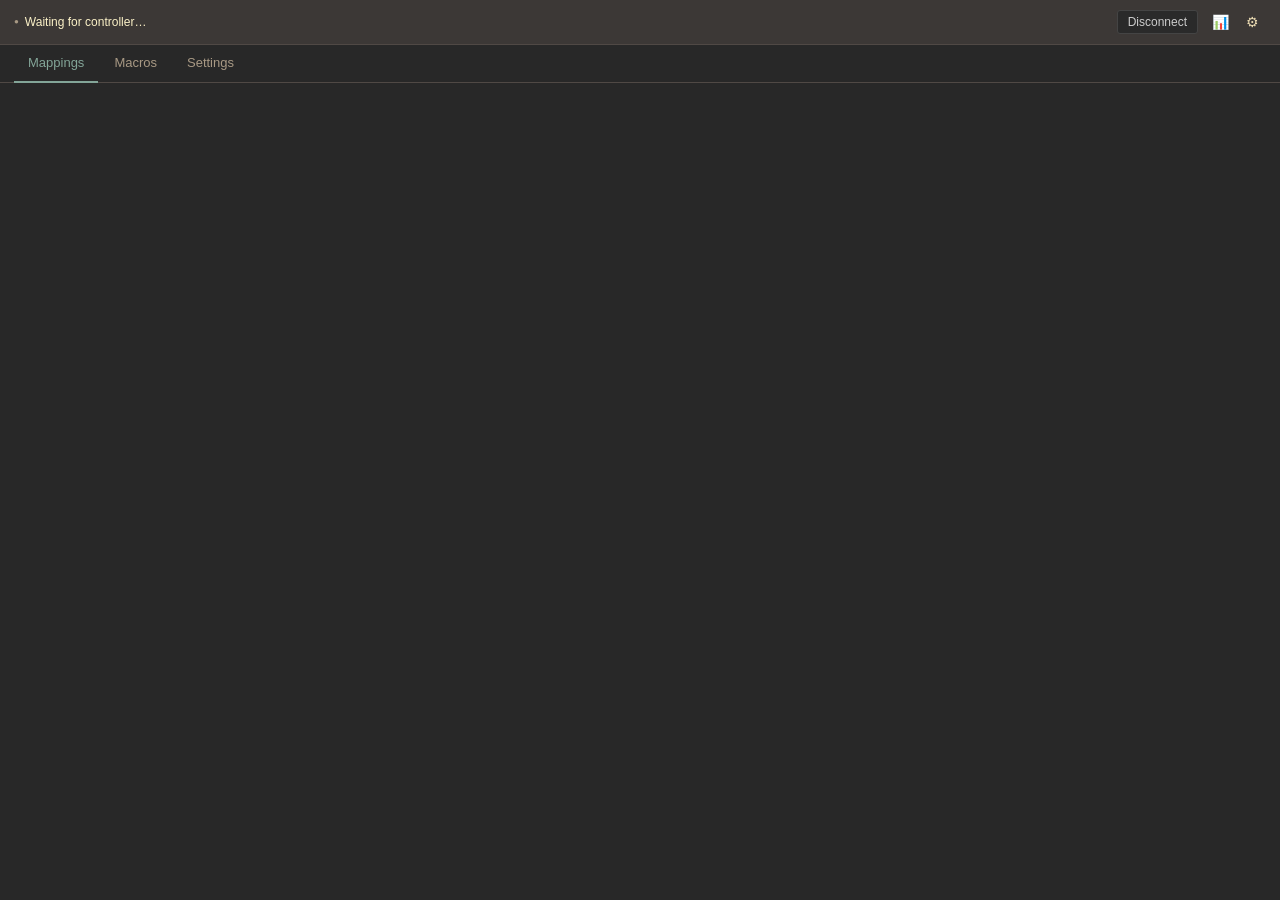
<file: rust/web/index.html>
<!DOCTYPE html>
<html>
<head>
  <meta charset="UTF-8">
  <title>DualSense Mapper</title>
  <link rel="stylesheet" href="./palette.css">
  <link rel="stylesheet" href="./style.css">
</head>
<body>
  <div class="app">
    <div class="toolbar">
      <div class="status">
        <span class="dot">●</span>
        <span id="status-text">Waiting for controller…</span>
      </div>
      <div class="tools">
        <button class="btn-disconnect" id="btn-disconnect" title="Disconnect current controller">Disconnect</button>
        <button class="icon-btn" id="btn-activity" title="Activity log">📊</button>
        <button class="icon-btn" id="btn-settings" title="Settings">⚙</button>
      </div>
    </div>
    <div class="tabs">
      <div class="tab active" data-tab="mappings">Mappings</div>
      <div class="tab"          data-tab="macros">Macros</div>
      <div class="tab"          data-tab="settings">Settings</div>
    </div>
    <div class="tab-content">
      <div class="pane active" id="pane-mappings">
        <div class="mappings-layout">
          <div id="controller-host"></div>
          <div id="chip-list" class="chip-list"></div>
        </div>
      </div>
      <div class="pane" id="pane-macros"></div>
      <div class="pane" id="pane-settings"></div>
    </div>
  </div>
  <aside id="activity-drawer" class="drawer">
    <div class="drawer-head">
      <strong>Activity</strong>
      <button class="icon-btn" id="btn-activity-close" title="Close">✕</button>
    </div>
    <div id="activity-list" class="activity-list"></div>
  </aside>
  <script type="module" src="./ipc.js"></script>
  <script type="module" src="./app.js"></script>
</body>
</html>
</file>
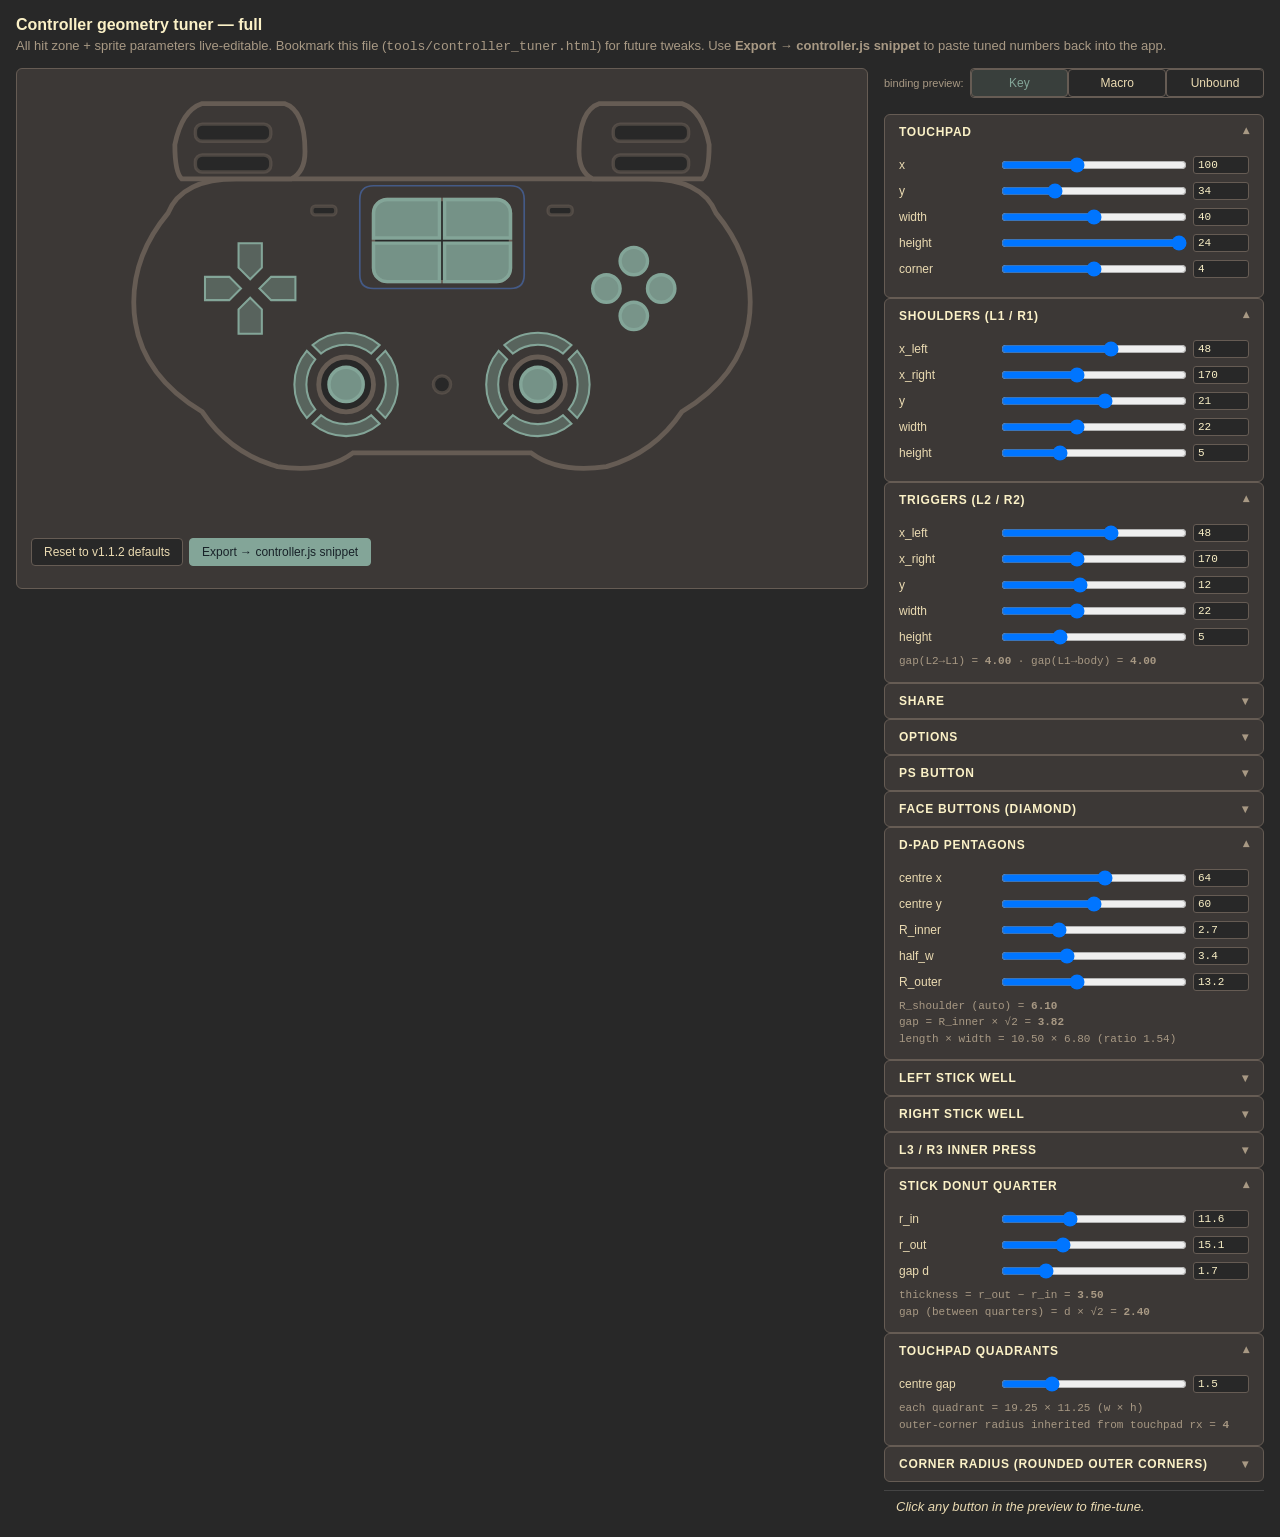
<file: tools/controller_tuner.html>
<!DOCTYPE html>
<html lang="en">
<head>
<meta charset="UTF-8">
<title>Controller geometry tuner (full)</title>
<style>
  :root {
    --bg:        #282828; --card: #3c3836; --border: #665c54;
    --text:      #ebdbb2; --text-strong: #fbf1c7; --muted: #a89984;
    --accent:    #83a598; --macro: #fe8019; --success: #b8bb26;
  }
  * { box-sizing: border-box; }
  body {
    margin: 0; padding: 16px;
    background: var(--bg); color: var(--text);
    font-family: 'Segoe UI', sans-serif; font-size: 13px;
  }
  h1 { color: var(--text-strong); font-size: 16px; margin: 0 0 4px; }
  p.sub { color: var(--muted); margin: 0 0 14px; }
  .layout {
    display: grid;
    grid-template-columns: 1fr 380px;
    gap: 16px;
    align-items: start;
  }
  .pad-frame {
    background: var(--card);
    border: 1px solid var(--border);
    border-radius: 6px;
    padding: 14px;
    position: sticky;
    top: 16px;
  }
  svg.controller { width: 100%; height: auto; display: block; }
  .body       { fill: var(--card); stroke: var(--border); stroke-width: 1.4; }
  .touchpad   { fill: var(--bg);   stroke: var(--border); stroke-width: 1; }
  .stick-ring { fill: var(--bg);   stroke: var(--border); stroke-width: 1.4; }
  .light-bar  { fill: none; stroke: rgba(80, 140, 255, 0.4); stroke-width: 0.5; }
  .meta-rect  { fill: var(--bg);   stroke: var(--muted); stroke-opacity: 0.6; }
  .hit        { stroke: var(--border); stroke-width: 1; }
  .binding-key   { fill: var(--accent); fill-opacity: 0.85; stroke: var(--accent); }
  .binding-macro { fill: var(--macro);  fill-opacity: 0.85; stroke: var(--macro);  }
  .binding-unbound {
    fill: transparent;
    stroke: var(--muted); stroke-dasharray: 1.5 1.5; stroke-width: 0.5;
  }
  .wedge       { fill-opacity: 0.4; stroke-width: 0.6; }
  .wedge.binding-key   { stroke: var(--accent); }
  .wedge.binding-macro { stroke: var(--macro); }
  .wedge.binding-unbound {
    fill-opacity: 0;
    stroke: var(--muted); stroke-dasharray: 1.5 1.5; stroke-width: 0.5;
  }

  .controls {
    display: flex; flex-direction: column; gap: 8px;
  }
  details {
    background: var(--card);
    border: 1px solid var(--border);
    border-radius: 6px;
    padding: 0;
  }
  details summary {
    cursor: pointer;
    padding: 10px 14px;
    color: var(--text-strong);
    font-weight: 600;
    font-size: 12px;
    text-transform: uppercase;
    letter-spacing: 0.06em;
    user-select: none;
    list-style: none;
    position: relative;
  }
  details summary::after {
    content: '▾';
    position: absolute; right: 14px; top: 10px;
    color: var(--muted);
    transition: transform 120ms;
  }
  details[open] summary::after { transform: rotate(180deg); }
  details .body-rows { padding: 0 14px 12px; }
  .row {
    display: grid; grid-template-columns: 92px 1fr 56px;
    align-items: center; gap: 8px; margin: 6px 0;
  }
  .row label  { font-size: 12px; color: var(--text); }
  .row input[type=range] { width: 100%; }
  .row input[type=number] {
    background: var(--bg); color: var(--text-strong);
    border: 1px solid var(--border); border-radius: 3px;
    padding: 2px 4px; font-size: 11px; width: 100%;
    font-family: ui-monospace, Consolas, monospace;
  }
  .derived {
    font-family: ui-monospace, Consolas, monospace;
    font-size: 11px; color: var(--muted); margin-top: 6px;
    line-height: 1.5;
  }
  .seg {
    display: flex; border: 1px solid var(--border); border-radius: 4px;
    overflow: hidden; margin-bottom: 0;
  }
  .seg-item {
    flex: 1; padding: 6px; border: none; background: transparent;
    color: var(--muted); cursor: pointer; font-size: 11px;
    border-right: 1px solid var(--border);
  }
  .seg-item:last-child { border-right: none; }
  .seg-item.on { background: rgba(131,165,152,0.18); color: var(--accent); }

  .toolbar {
    display: flex; gap: 6px; margin-bottom: 8px; flex-wrap: wrap;
  }
  .toolbar button {
    background: var(--bg);
    border: 1px solid var(--border);
    color: var(--text);
    padding: 6px 12px;
    border-radius: 4px;
    cursor: pointer;
    font-size: 12px;
  }
  .toolbar button:hover { background: var(--border); }
  .toolbar button.primary {
    background: var(--accent); color: #182228; border-color: var(--accent);
  }

  pre.export {
    background: var(--bg);
    border: 1px solid var(--border);
    border-radius: 4px;
    padding: 10px;
    font-family: ui-monospace, Consolas, monospace;
    font-size: 11px;
    color: var(--text-strong);
    overflow-x: auto;
    max-height: 240px;
    overflow-y: auto;
    white-space: pre;
  }
  .tuner-selected {
    outline: 2px dashed #ffcc00;
    outline-offset: 2px;
  }
</style>
</head>
<body>
<h1>Controller geometry tuner — full</h1>
<p class="sub">All hit zone + sprite parameters live-editable. Bookmark this file (<code>tools/controller_tuner.html</code>) for future tweaks. Use <b>Export → controller.js snippet</b> to paste tuned numbers back into the app.</p>

<div class="layout">
  <div class="pad-frame">
    <svg class="controller" viewBox="0 0 240 130" id="svg"></svg>
    <div class="toolbar" style="margin-top:10px">
      <button id="btn-reset">Reset to v1.1.2 defaults</button>
      <button id="btn-export" class="primary">Export → controller.js snippet</button>
    </div>
    <pre class="export" id="export-out" hidden></pre>
  </div>

  <div class="controls">
    <div class="toolbar">
      <span style="align-self:center; color: var(--muted); font-size:11px">binding preview:</span>
      <div class="seg" id="seg" style="flex:1">
        <button class="seg-item on" data-bind="key">Key</button>
        <button class="seg-item"    data-bind="macro">Macro</button>
        <button class="seg-item"    data-bind="unbound">Unbound</button>
      </div>
    </div>

    <!-- group templates rendered by JS -->
    <div id="group-container"></div>

    <div id="selected-panel" style="padding: 8px 12px; border-top: 1px solid #444;">
      <em>Click any button in the preview to fine-tune.</em>
    </div>

  </div>
</div>

<script>
const NS = 'http://www.w3.org/2000/svg';
const BODY_PATH =
  'M 60 28 ' +
  'Q 44 28 40 38 ' +
  'Q 30 50 30 64 ' +
  'Q 30 84 50 96 ' +
  'Q 58 108 72 112 ' +
  'Q 86 114 94 108 ' +
  'L 146 108 ' +
  'Q 154 114 168 112 ' +
  'Q 182 108 190 96 ' +
  'Q 210 84 210 64 ' +
  'Q 210 50 200 38 ' +
  'Q 196 28 180 28 ' +
  'L 60 28 Z';
const TRIGGER_HORN_L_PATH =
  'M 44 28 L 76 28 Q 80 26 80 20 ' +
  'Q 80 8 74 6 L 50 6 Q 44 8 42 18 Q 42 26 44 28 Z';
const TRIGGER_HORN_R_PATH =
  'M 196 28 L 164 28 Q 160 26 160 20 ' +
  'Q 160 8 166 6 L 190 6 Q 196 8 198 18 Q 198 26 196 28 Z';
const LIGHT_BAR_PATH =
  'M 96 34 Q 96 30 100 30 L 140 30 Q 144 30 144 34 ' +
  'L 144 56 Q 144 60 140 60 L 100 60 Q 96 60 96 56 Z';

// ── Default values (matches PS5-silhouette geometry in rust/web/controller.js) ──
const defaults = {
  touchpad: { x: 100, y: 34, w: 40, h: 24, rx: 4 },
  shoulder: { x_l: 48, x_r: 170, y: 21, w: 22, h: 5 },
  trigger:  { x_l: 48, x_r: 170, y: 12, w: 22, h: 5 },
  share:    { x: 82,  y: 36, w: 7, h: 2.5 },
  options:  { x: 151, y: 36, w: 7, h: 2.5 },
  ps:       { cx: 120, cy: 88, r: 2.5 },
  face:     { cx: 176, cy: 60, spacing: 8, r: 4 },
  dpad:     { cx: 64, cy: 60, R_inner: 2.70, half_w: 3.40, R_outer: 13.20 },
  lstick:   { cx: 92,  cy: 88, r: 8 },
  rstick:   { cx: 148, cy: 88, r: 8 },
  stickpress: { r: 5 },
  stickw:   { r_in: 11.60, r_out: 15.10, d: 1.70 },
  tpquad:   { gap: 1.5 },
  cornerRadius: { dpad: 0.8, stickSlice: 0.7 },
};

let state = JSON.parse(JSON.stringify(defaults));
let bindingKind = 'key';

// ── Per-button dx/dy fine-tune state ──────────────────────────────────────
let selectedId = null;
const buttonOverrides = new Map();  // mirror of production BUTTON_OVERRIDES

function selectButton(id) {
  selectedId = id;
  renderSelectedPanel();
  // Visual ring on selected shape
  document.querySelectorAll('#svg [data-id]').forEach(el => {
    el.classList.toggle('tuner-selected', String(el.dataset.id) === String(id));
  });
}

function clearSelection() {
  selectedId = null;
  document.querySelectorAll('#svg [data-id]').forEach(el => el.classList.remove('tuner-selected'));
  renderSelectedPanel();
}

document.addEventListener('keydown', e => {
  if (e.key === 'Escape') clearSelection();
});

function renderSelectedPanel() {
  const panel = document.getElementById('selected-panel');
  if (!panel) return;
  if (selectedId === null) {
    panel.innerHTML = '<em>Click any button in the preview to fine-tune.</em>';
    return;
  }
  const o = buttonOverrides.get(selectedId) || {};
  panel.innerHTML = `
    <h3 style="margin: 0 0 8px; font-size: 13px;">Button id ${selectedId} <span style="color: #888; font-weight: normal; font-size: 11px;">(Esc to deselect)</span></h3>
    <div class="row">
      <label>dx</label>
      <input type="range"  data-key="dx" min="-20" max="20" step="0.5" value="${o.dx ?? 0}">
      <input type="number" data-key="dx" min="-20" max="20" step="0.5" value="${o.dx ?? 0}">
    </div>
    <div class="row">
      <label>dy</label>
      <input type="range"  data-key="dy" min="-20" max="20" step="0.5" value="${o.dy ?? 0}">
      <input type="number" data-key="dy" min="-20" max="20" step="0.5" value="${o.dy ?? 0}">
    </div>
    <button id="btn-reset-this" style="margin-top: 8px; font-size: 11px;">Reset this button</button>
  `;
  // Wire range ↔ number sync + override write
  panel.querySelectorAll('.row').forEach(row => {
    const r = row.querySelector('input[type=range]');
    const n = row.querySelector('input[type=number]');
    const key = r.dataset.key;
    const upd = src => {
      const v = parseFloat(src.value);
      (src === r ? n : r).value = src.value;
      const cur = buttonOverrides.get(selectedId) || {};
      cur[key] = v;
      // Drop key if back to zero (keeps Map clean)
      if (v === 0) delete cur[key];
      if (Object.keys(cur).length === 0) {
        buttonOverrides.delete(selectedId);
      } else {
        buttonOverrides.set(selectedId, cur);
      }
      render();
      // Re-select after render (svg recreated)
      requestAnimationFrame(() => selectButton(selectedId));
    };
    r.addEventListener('input', () => upd(r));
    n.addEventListener('input', () => upd(n));
  });
  panel.querySelector('#btn-reset-this').addEventListener('click', () => {
    buttonOverrides.delete(selectedId);
    renderSelectedPanel();
    render();
    requestAnimationFrame(() => selectButton(selectedId));
  });
}

// Tuner-side applyOverride (mirrors production controller.js):
function applyOverride(shape, id) {
  const o = buttonOverrides.get(id);
  if (!o) return;
  const dx = o.dx ?? 0;
  const dy = o.dy ?? 0;
  if (dx === 0 && dy === 0) return;
  shape.setAttribute('transform', `translate(${dx} ${dy})`);
}

// ── Group definitions for the side panel ──────────────────────────────────
// Each group has: title, keyPath, fields[{key, label, min, max, step}]
// Optional derived(state) → string of HTML to show.
const groups = [
  {
    title: 'Touchpad', path: 'touchpad', fields: [
      ['x',  'x',      80,  130, 0.5],
      ['y',  'y',      28,   50, 0.5],
      ['w',  'width',  20,   60, 0.5],
      ['h',  'height',  8,   24, 0.5],
      ['rx', 'corner',  0,    8, 0.5],
    ],
  },
  {
    title: 'Shoulders (L1 / R1)', path: 'shoulder', fields: [
      ['x_l', 'x_left',  30,   60, 0.5],
      ['x_r', 'x_right',150,  200, 0.5],
      ['y',   'y',        4,   34, 0.5],
      ['w',   'width',   10,   40, 0.5],
      ['h',   'height',   2,   12, 0.5],
    ],
  },
  {
    title: 'Triggers (L2 / R2)', path: 'trigger', fields: [
      ['x_l', 'x_left',  30,   60, 0.5],
      ['x_r', 'x_right',150,  200, 0.5],
      ['y',   'y',        2,   26, 0.5],
      ['w',   'width',   10,   40, 0.5],
      ['h',   'height',   2,   12, 0.5],
    ],
    derived: s => {
      const gap = s.shoulder.y - (s.trigger.y + s.trigger.h);
      return `gap(L2→L1) = <b>${gap.toFixed(2)}</b> · gap(L1→body) = <b>${(30 - (s.shoulder.y + s.shoulder.h)).toFixed(2)}</b>`;
    },
  },
  {
    title: 'Share', path: 'share', fields: [
      ['x', 'x',     60,  100, 0.5],
      ['y', 'y',     30,   50, 0.5],
      ['w', 'width',  3,   16, 0.5],
      ['h', 'height', 1,    8, 0.5],
    ],
  },
  {
    title: 'Options', path: 'options', fields: [
      ['x', 'x',    130,  170, 0.5],
      ['y', 'y',     30,   50, 0.5],
      ['w', 'width',  3,   16, 0.5],
      ['h', 'height', 1,    8, 0.5],
    ],
  },
  {
    title: 'PS button', path: 'ps', fields: [
      ['cx', 'cx',  100, 140, 0.5],
      ['cy', 'cy',   50,  76, 0.5],
      ['r',  'r',     1,   7, 0.1],
    ],
  },
  {
    title: 'Face buttons (diamond)', path: 'face', fields: [
      ['cx',      'centre x', 160, 210, 0.5],
      ['cy',      'centre y',  40,  80, 0.5],
      ['spacing', 'spacing',    3,  16, 0.5],
      ['r',       'radius',     2,   8, 0.1],
    ],
  },
  {
    title: 'D-pad pentagons', path: 'dpad', fields: [
      ['cx',      'centre x',  30,  90, 0.5],
      ['cy',      'centre y',  40,  80, 0.5],
      ['R_inner', 'R_inner',  0.5,  8, 0.1],
      ['half_w',  'half_w',     1,  8, 0.1],
      ['R_outer', 'R_outer',    6, 24, 0.1],
    ],
    derived: s => {
      const d = s.dpad;
      const R_shoulder = d.R_inner + d.half_w;
      const gap = d.R_inner * Math.SQRT2;
      const len = d.R_outer - d.R_inner;
      const wid = d.half_w * 2;
      return `R_shoulder (auto) = <b>${R_shoulder.toFixed(2)}</b><br>` +
             `gap = R_inner × √2 = <b>${gap.toFixed(2)}</b><br>` +
             `length × width = ${len.toFixed(2)} × ${wid.toFixed(2)} (ratio ${(len/wid).toFixed(2)})`;
    },
  },
  {
    title: 'Left stick well', path: 'lstick', fields: [
      ['cx', 'cx', 50, 110, 0.5],
      ['cy', 'cy', 60, 100, 0.5],
      ['r',  'r',   4,  15, 0.1],
    ],
  },
  {
    title: 'Right stick well', path: 'rstick', fields: [
      ['cx', 'cx', 130, 190, 0.5],
      ['cy', 'cy',  60, 100, 0.5],
      ['r',  'r',    4,  15, 0.1],
    ],
  },
  {
    title: 'L3 / R3 inner press', path: 'stickpress', fields: [
      ['r', 'r', 2, 9, 0.1],
    ],
  },
  {
    title: 'Stick donut quarter', path: 'stickw', fields: [
      ['r_in',  'r_in',  8, 18, 0.1],
      ['r_out', 'r_out',10, 26, 0.1],
      ['d',     'gap d', 0.5, 6, 0.1],
    ],
    derived: s => {
      const w = s.stickw;
      const gap = w.d * Math.SQRT2;
      return `thickness = r_out − r_in = <b>${(w.r_out - w.r_in).toFixed(2)}</b><br>` +
             `gap (between quarters) = d × √2 = <b>${gap.toFixed(2)}</b>`;
    },
  },
  {
    title: 'Touchpad quadrants', path: 'tpquad', fields: [
      ['gap', 'centre gap', 0, 6, 0.1],
    ],
    derived: s => {
      const halfW = (s.touchpad.w - s.tpquad.gap) / 2;
      const halfH = (s.touchpad.h - s.tpquad.gap) / 2;
      return `each quadrant = ${halfW.toFixed(2)} × ${halfH.toFixed(2)} (w × h)<br>` +
             `outer-corner radius inherited from touchpad rx = <b>${s.touchpad.rx}</b>`;
    },
  },
  {
    title: 'Corner radius (rounded outer corners)', path: 'cornerRadius', fields: [
      ['dpad',       'd-pad wedge',  0, 3, 0.05],
      ['stickSlice', 'stick slice',  0, 3, 0.05],
    ],
    derived: s => {
      return `d-pad inset = <b>${s.cornerRadius.dpad}</b> px from outer corners<br>` +
             `stick slice inset = <b>${s.cornerRadius.stickSlice}</b> px from all 4 corners`;
    },
  },
];

// ── Build side panel ──────────────────────────────────────────────────────
const gc = document.getElementById('group-container');
for (const g of groups) {
  const det = document.createElement('details');
  det.open = ['Touchpad','Touchpad quadrants','Shoulders (L1 / R1)','Triggers (L2 / R2)','D-pad pentagons','Stick donut quarter'].includes(g.title);
  det.innerHTML = `
    <summary>${g.title}</summary>
    <div class="body-rows" data-path="${g.path}">
      ${g.fields.map(([k, lbl, mn, mx, st]) => {
        const v = state[g.path][k];
        return `<div class="row">
          <label>${lbl}</label>
          <input type="range"  data-k="${k}" min="${mn}" max="${mx}" step="${st}" value="${v}">
          <input type="number" data-k="${k}" min="${mn}" max="${mx}" step="${st}" value="${v}">
        </div>`;
      }).join('')}
      ${g.derived ? `<div class="derived" data-derived="${g.path}"></div>` : ''}
    </div>
  `;
  gc.appendChild(det);
}

// Wire range ↔ number sync
gc.querySelectorAll('.body-rows').forEach(rows => {
  const path = rows.dataset.path;
  rows.querySelectorAll('.row').forEach(row => {
    const r = row.querySelector('input[type=range]');
    const n = row.querySelector('input[type=number]');
    const k = r.dataset.k;
    const upd = src => {
      state[path][k] = parseFloat(src.value);
      (src === r ? n : r).value = src.value;
      render();
    };
    r.addEventListener('input', () => upd(r));
    n.addEventListener('input', () => upd(n));
  });
});

// Segmented binding state
document.querySelectorAll('.seg-item').forEach(b => {
  b.addEventListener('click', () => {
    bindingKind = b.dataset.bind;
    document.querySelectorAll('.seg-item').forEach(x =>
      x.classList.toggle('on', x.dataset.bind === bindingKind));
    render();
  });
});

document.getElementById('btn-reset').addEventListener('click', () => {
  state = JSON.parse(JSON.stringify(defaults));
  // sync UI
  groups.forEach(g => {
    g.fields.forEach(([k]) => {
      const rows = gc.querySelector(`[data-path="${g.path}"]`);
      const r = rows.querySelector(`input[type=range][data-k="${k}"]`);
      const n = rows.querySelector(`input[type=number][data-k="${k}"]`);
      const v = state[g.path][k];
      r.value = v; n.value = v;
    });
  });
  // Also clear per-button overrides on full reset
  buttonOverrides.clear();
  selectedId = null;
  render();
  renderSelectedPanel();
});

document.getElementById('btn-export').addEventListener('click', () => {
  const pre = document.getElementById('export-out');
  pre.hidden = false;
  pre.textContent = generateExport();
});

function generateExport() {
  const s = state;
  // Build a controller.js-style snippet matching the v1.1.x structure.
  const fc = (n) => Number(n.toFixed(2));
  const fcs = (n) => Number.isInteger(n) ? n : n.toFixed(2);
  const lines = [];
  lines.push('// Paste into rust/web/controller.js where the named values live.');
  lines.push('');
  lines.push('// ── Sprite geometry constants ─────────────────────────────');
  lines.push(`const TOUCHPAD = { x: ${fcs(s.touchpad.x)}, y: ${fcs(s.touchpad.y)}, w: ${fcs(s.touchpad.w)}, h: ${fcs(s.touchpad.h)}, rx: ${fcs(s.touchpad.rx)} };`);
  lines.push(`const TOUCHPAD_QUAD_GAP = ${fcs(s.tpquad.gap)};`);
  lines.push(`const CORNER_RADIUS = { dpad: ${fcs(s.cornerRadius.dpad)}, stickSlice: ${fcs(s.cornerRadius.stickSlice)} };`);
  lines.push(`const L_STICK  = { cx: ${fcs(s.lstick.cx)}, cy: ${fcs(s.lstick.cy)}, r: ${fcs(s.lstick.r)} };`);
  lines.push(`const R_STICK  = { cx: ${fcs(s.rstick.cx)}, cy: ${fcs(s.rstick.cy)}, r: ${fcs(s.rstick.r)} };`);
  lines.push('');
  lines.push('// ── Hit zones (elements() snippets) ───────────────────────');
  lines.push(`el(23, 'trigger', { rx: ${fcs(s.trigger.x_l)}, ry: ${fcs(s.trigger.y)}, w: ${fcs(s.trigger.w)}, h: ${fcs(s.trigger.h)} }, 'L2'),`);
  lines.push(`el(24, 'trigger', { rx: ${fcs(s.trigger.x_r)}, ry: ${fcs(s.trigger.y)}, w: ${fcs(s.trigger.w)}, h: ${fcs(s.trigger.h)} }, 'R2'),`);
  lines.push(`el(9,  'shoulder',{ rx: ${fcs(s.shoulder.x_l)}, ry: ${fcs(s.shoulder.y)}, w: ${fcs(s.shoulder.w)}, h: ${fcs(s.shoulder.h)} }, 'L1'),`);
  lines.push(`el(10, 'shoulder',{ rx: ${fcs(s.shoulder.x_r)}, ry: ${fcs(s.shoulder.y)}, w: ${fcs(s.shoulder.w)}, h: ${fcs(s.shoulder.h)} }, 'R1'),`);
  lines.push(`el(4,  'meta_rect',{ rx: ${fcs(s.share.x)},   ry: ${fcs(s.share.y)},   w: ${fcs(s.share.w)}, h: ${fcs(s.share.h)} }, 'Share'),`);
  lines.push(`el(6,  'meta_rect',{ rx: ${fcs(s.options.x)}, ry: ${fcs(s.options.y)}, w: ${fcs(s.options.w)}, h: ${fcs(s.options.h)} }, 'Options'),`);
  lines.push(`el(5,  'circle',  { cx: ${fcs(s.ps.cx)}, cy: ${fcs(s.ps.cy)}, r: ${fcs(s.ps.r)} }, 'PS'),`);
  // Face buttons in diamond
  const fx = s.face.cx, fy = s.face.cy, sp = s.face.spacing, fr = s.face.r;
  lines.push(`el(3,  'face', { cx: ${fcs(fx)},        cy: ${fcs(fy - sp)}, r: ${fcs(fr)} }, 'Triangle'),`);
  lines.push(`el(1,  'face', { cx: ${fcs(fx + sp)},   cy: ${fcs(fy)},      r: ${fcs(fr)} }, 'Circle'),`);
  lines.push(`el(0,  'face', { cx: ${fcs(fx)},        cy: ${fcs(fy + sp)}, r: ${fcs(fr)} }, 'Cross'),`);
  lines.push(`el(2,  'face', { cx: ${fcs(fx - sp)},   cy: ${fcs(fy)},      r: ${fcs(fr)} }, 'Square'),`);
  // D-pad
  lines.push(`el(11, 'dpad_wedge', { cx: ${fcs(s.dpad.cx)}, cy: ${fcs(s.dpad.cy)}, dir: 'up'    }, 'D-up'),`);
  lines.push(`el(12, 'dpad_wedge', { cx: ${fcs(s.dpad.cx)}, cy: ${fcs(s.dpad.cy)}, dir: 'down'  }, 'D-down'),`);
  lines.push(`el(13, 'dpad_wedge', { cx: ${fcs(s.dpad.cx)}, cy: ${fcs(s.dpad.cy)}, dir: 'left'  }, 'D-left'),`);
  lines.push(`el(14, 'dpad_wedge', { cx: ${fcs(s.dpad.cx)}, cy: ${fcs(s.dpad.cy)}, dir: 'right' }, 'D-right'),`);
  // Stick press radii
  lines.push(`el(7, 'stick_press', { cx: L_STICK.cx, cy: L_STICK.cy, r: ${fcs(s.stickpress.r)} }, 'L3'),`);
  lines.push(`el(8, 'stick_press', { cx: R_STICK.cx, cy: R_STICK.cy, r: ${fcs(s.stickpress.r)} }, 'R3'),`);
  lines.push('');
  lines.push('// ── mkArrow params (in the function body) ──────────────────');
  lines.push(`const R_inner    = ${fcs(s.dpad.R_inner)};`);
  lines.push(`const half_w     = ${fcs(s.dpad.half_w)};`);
  lines.push(`const R_shoulder = R_inner + half_w; // = ${fcs(s.dpad.R_inner + s.dpad.half_w)}`);
  lines.push(`const R_outer    = ${fcs(s.dpad.R_outer)};`);
  lines.push('');
  lines.push('// ── mkQuarter params (in the function body) ────────────────');
  lines.push(`const r_in  = ${fcs(s.stickw.r_in)};`);
  lines.push(`const r_out = ${fcs(s.stickw.r_out)};`);
  lines.push(`const d     = ${fcs(s.stickw.d)};`);
  // BUTTON_OVERRIDES — only emit entries that exist
  if (buttonOverrides.size > 0) {
    lines.push('');
    lines.push('// Issue 4: per-button position fine-tunes.');
    const entries = [...buttonOverrides.entries()].map(([id, o]) => {
      const parts = [];
      if (o.dx !== undefined && o.dx !== 0) parts.push(`dx: ${o.dx}`);
      if (o.dy !== undefined && o.dy !== 0) parts.push(`dy: ${o.dy}`);
      return `  [${id}, { ${parts.join(', ')} }]`;
    });
    lines.push(`export const BUTTON_OVERRIDES = new Map([`);
    lines.push(entries.join(',\n'));
    lines.push(`]);`);
  } else {
    lines.push('');
    lines.push('// BUTTON_OVERRIDES: no per-button tunes set; default empty Map.');
    lines.push('export const BUTTON_OVERRIDES = new Map();');
  }
  return lines.join('\n');
}

// ── SVG primitives ────────────────────────────────────────────────────────
function mkRect(x, y, w, h, cls, rad=0) {
  const r = document.createElementNS(NS, 'rect');
  r.setAttribute('x', x); r.setAttribute('y', y);
  r.setAttribute('width', w); r.setAttribute('height', h);
  if (rad) r.setAttribute('rx', rad);
  r.setAttribute('class', cls);
  return r;
}
function mkCircle(cx, cy, r, cls) {
  const c = document.createElementNS(NS, 'circle');
  c.setAttribute('cx', cx); c.setAttribute('cy', cy);
  c.setAttribute('r', r); c.setAttribute('class', cls);
  return c;
}
function mkPath(d, cls) {
  const p = document.createElementNS(NS, 'path');
  p.setAttribute('d', d); p.setAttribute('class', cls);
  return p;
}

function mkTouchpadQuad(x, y, w, h, r, corner) {
  const x1 = x + w, y1 = y + h;
  switch (corner) {
    case 'tl':
      return `M ${x} ${y + r} A ${r} ${r} 0 0 1 ${x + r} ${y} L ${x1} ${y} L ${x1} ${y1} L ${x} ${y1} Z`;
    case 'tr':
      return `M ${x} ${y} L ${x1 - r} ${y} A ${r} ${r} 0 0 1 ${x1} ${y + r} L ${x1} ${y1} L ${x} ${y1} Z`;
    case 'bl':
      return `M ${x} ${y} L ${x1} ${y} L ${x1} ${y1} L ${x + r} ${y1} A ${r} ${r} 0 0 1 ${x} ${y1 - r} Z`;
    case 'br':
    default:
      return `M ${x} ${y} L ${x1} ${y} L ${x1} ${y1 - r} A ${r} ${r} 0 0 1 ${x1 - r} ${y1} L ${x} ${y1} Z`;
  }
}

function bindClass(kind) {
  return kind === 'key'   ? 'binding-key'
       : kind === 'macro' ? 'binding-macro'
                          : 'binding-unbound';
}

const rotMap = {
  up:    ([x, y]) => [ x,  y],
  right: ([x, y]) => [-y,  x],
  down:  ([x, y]) => [-x, -y],
  left:  ([x, y]) => [ y, -x],
};

function mkArrow(cx, cy, dir, p) {
  const R_shoulder = p.R_inner + p.half_w;
  const up = [
    [-p.half_w, -p.R_outer],
    [+p.half_w, -p.R_outer],
    [+p.half_w, -R_shoulder],
    [0,         -p.R_inner],
    [-p.half_w, -R_shoulder],
  ];
  const rot = rotMap[dir];
  const pts = up.map(rot).map(([dx, dy]) => `${cx + dx} ${cy + dy}`).join(' L ');
  return `M ${pts} Z`;
}

function mkQuarter(cx, cy, dir, p) {
  const xo_p = (-p.d + Math.sqrt(2 * p.r_out * p.r_out - p.d * p.d)) / 2;
  const xi_p = (-p.d + Math.sqrt(2 * p.r_in  * p.r_in  - p.d * p.d)) / 2;
  const oR = [ xo_p, -xo_p - p.d];
  const oL = [-xo_p, -xo_p - p.d];
  const iL = [-xi_p, -xi_p - p.d];
  const iR = [ xi_p, -xi_p - p.d];
  const rot = rotMap[dir];
  const [oR2, oL2, iL2, iR2] = [oR, oL, iL, iR].map(rot).map(
    ([x, y]) => [cx + x, cy + y]);
  return [
    `M ${oR2[0]} ${oR2[1]}`,
    `A ${p.r_out} ${p.r_out} 0 0 0 ${oL2[0]} ${oL2[1]}`,
    `L ${iL2[0]} ${iL2[1]}`,
    `A ${p.r_in}  ${p.r_in}  0 0 1 ${iR2[0]} ${iR2[1]}`,
    'Z',
  ].join(' ');
}

// Helper: assign data-id, apply override, then append to svg.
function appendHit(svg, shape, id) {
  shape.dataset.id = String(id);
  applyOverride(shape, id);
  svg.appendChild(shape);
}

function render() {
  const svg = document.getElementById('svg');
  svg.innerHTML = '';
  const s = state;

  // Body
  svg.appendChild(mkPath(BODY_PATH, 'body'));

  // Trigger horns
  svg.appendChild(mkPath(TRIGGER_HORN_L_PATH, 'body'));
  svg.appendChild(mkPath(TRIGGER_HORN_R_PATH, 'body'));

  // Touchpad decorative rounded rect (visible through the centre-cross
  // gap between the 4 quadrant zones).
  const tp = s.touchpad;
  svg.appendChild(mkRect(tp.x, tp.y, tp.w, tp.h, 'touchpad', tp.rx));

  // Light bar seam
  svg.appendChild(mkPath(LIGHT_BAR_PATH, 'light-bar'));

  // Touchpad 4 quadrants — one rounded outer corner each. ids: 25 tl, 26 tr, 27 bl, 28 br
  {
    const tq = s.tpquad;
    const cx = tp.x + tp.w / 2;
    const cy = tp.y + tp.h / 2;
    const w  = tp.w / 2 - tq.gap / 2;
    const h  = tp.h / 2 - tq.gap / 2;
    const r  = tp.rx;
    const leftX  = tp.x;
    const rightX = cx + tq.gap / 2;
    const topY   = tp.y;
    const botY   = cy + tq.gap / 2;
    const qcls = `hit ${bindClass(bindingKind)}`;
    const quads = [
      { x: leftX,  y: topY, corner: 'tl', id: 25 },
      { x: rightX, y: topY, corner: 'tr', id: 26 },
      { x: leftX,  y: botY, corner: 'bl', id: 27 },
      { x: rightX, y: botY, corner: 'br', id: 28 },
    ];
    for (const q of quads) {
      appendHit(svg, mkPath(mkTouchpadQuad(q.x, q.y, w, h, r, q.corner), qcls), q.id);
    }
  }

  // Shoulders + triggers (ids: 9 L1, 10 R1, 23 L2, 24 R2)
  const sh = s.shoulder, tr = s.trigger;
  appendHit(svg, mkRect(sh.x_l, sh.y, sh.w, sh.h, 'hit meta-rect', 2), 9);
  appendHit(svg, mkRect(sh.x_r, sh.y, sh.w, sh.h, 'hit meta-rect', 2), 10);
  appendHit(svg, mkRect(tr.x_l, tr.y, tr.w, tr.h, 'hit meta-rect', 2), 23);
  appendHit(svg, mkRect(tr.x_r, tr.y, tr.w, tr.h, 'hit meta-rect', 2), 24);

  // Share / Options (ids: 4 Share, 6 Options)
  appendHit(svg, mkRect(s.share.x,   s.share.y,   s.share.w,   s.share.h,   'hit meta-rect', 1), 4);
  appendHit(svg, mkRect(s.options.x, s.options.y, s.options.w, s.options.h, 'hit meta-rect', 1), 6);

  // PS (id: 5)
  appendHit(svg, mkCircle(s.ps.cx, s.ps.cy, s.ps.r, 'hit meta-rect'), 5);

  // Face buttons (ids: 3 Triangle top, 1 Circle right, 0 Cross bottom, 2 Square left)
  const fcls = `hit ${bindClass(bindingKind)}`;
  const f = s.face;
  appendHit(svg, mkCircle(f.cx,            f.cy - f.spacing, f.r, fcls), 3);
  appendHit(svg, mkCircle(f.cx + f.spacing,f.cy,             f.r, fcls), 1);
  appendHit(svg, mkCircle(f.cx,            f.cy + f.spacing, f.r, fcls), 0);
  appendHit(svg, mkCircle(f.cx - f.spacing,f.cy,             f.r, fcls), 2);

  // Stick wells (sprites only, no id)
  svg.appendChild(mkCircle(s.lstick.cx, s.lstick.cy, s.lstick.r, 'stick-ring'));
  svg.appendChild(mkCircle(s.rstick.cx, s.rstick.cy, s.rstick.r, 'stick-ring'));

  // D-pad pentagons (ids: 11 up, 12 down, 13 left, 14 right)
  const dcls = `hit wedge ${bindClass(bindingKind)}`;
  const dpadDirs = [['up',11],['down',12],['left',13],['right',14]];
  for (const [dir, id] of dpadDirs) {
    appendHit(svg, mkPath(mkArrow(s.dpad.cx, s.dpad.cy, dir, s.dpad), dcls), id);
  }

  // Stick donut quarters (L: 15 up, 16 down, 17 left, 18 right; R: 19-22)
  const stickDirs = [['up',0],['down',1],['left',2],['right',3]];
  for (const [scx, scy, base] of [[s.lstick.cx, s.lstick.cy, 15], [s.rstick.cx, s.rstick.cy, 19]]) {
    for (const [dir, off] of stickDirs) {
      appendHit(svg, mkPath(mkQuarter(scx, scy, dir, s.stickw), dcls), base + off);
    }
  }

  // L3 / R3 inner press (ids: 7 L3, 8 R3)
  appendHit(svg, mkCircle(s.lstick.cx, s.lstick.cy, s.stickpress.r, fcls), 7);
  appendHit(svg, mkCircle(s.rstick.cx, s.rstick.cy, s.stickpress.r, fcls), 8);

  // Derived labels
  document.querySelectorAll('[data-derived]').forEach(el => {
    const g = groups.find(g => g.path === el.dataset.derived);
    if (g && g.derived) el.innerHTML = g.derived(s);
  });
}

render();

// Hook click-to-select on the SVG container (event delegation; outlives render redraws).
document.getElementById('svg').addEventListener('click', e => {
  const hit = e.target.closest('[data-id]');
  if (hit) selectButton(Number(hit.dataset.id));
});
</script>
</body>
</html>
</file>
<file: rust/web/palette.css>
/* Gruvbox Dark palette — chosen v1.1.0.
   Reference: https://github.com/morhetz/gruvbox
   All UI colour is driven through these CSS variables; never invent
   a colour at the call site. */
:root {
  --bg:            #282828;  /* base bg0 */
  --card:          #3c3836;  /* bg1 — toolbar, chip row, dialog body */
  --border-light:  #504945;  /* bg2 — subtle borders */
  --border:        #665c54;  /* bg3 — explicit borders */
  --text:          #ebdbb2;  /* fg — primary body text */
  --text-strong:   #fbf1c7;  /* fg0 — headings, status text */
  --muted:         #a89984;  /* fg4 — placeholder, secondary text */
  --accent:        #83a598;  /* blue — bound keys */
  --soft:          rgba(131,165,152,0.18);
  --success:       #b8bb26;  /* green — controller connected */
  --macro:         #fe8019;  /* orange — bound macros */
  --macro-soft:    rgba(254,128,25,0.18);
  --yellow:        #fabd2f;  /* live press-ring */
  --red:           #fb4934;  /* errors, selection halo */
  --transition:    120ms cubic-bezier(0.2, 0, 0.2, 1);
  --font:          'Segoe UI Variable', 'Segoe UI', -apple-system, sans-serif;
  --mono:          ui-monospace, 'SF Mono', Consolas, monospace;
}
</file>
<file: rust/web/style.css>
/* ── Reset ────────────────────────────────────────────────────────────── */
*, *::before, *::after {
  box-sizing: border-box;
  margin: 0;
  padding: 0;
}

/* ── Base ─────────────────────────────────────────────────────────────── */
body {
  font-family: var(--font);
  font-size: 13px;
  background: var(--bg);
  color: var(--text);
  line-height: 1.5;
  -webkit-font-smoothing: antialiased;
}

/* ── App shell ────────────────────────────────────────────────────────── */
.app {
  display: flex;
  flex-direction: column;
  height: 100vh;
  overflow: hidden;
}

/* ── Toolbar ──────────────────────────────────────────────────────────── */
.toolbar {
  display: flex;
  align-items: center;
  justify-content: space-between;
  padding: 8px 14px;
  background: var(--card);
  border-bottom: 1px solid var(--border-light);
  flex-shrink: 0;
  gap: 8px;
}

/* Status — left side */
.status {
  display: flex;
  align-items: center;
  gap: 6px;
  color: var(--text-strong);
  font-size: 12px;
  font-weight: 500;
}

.status .dot {
  font-size: 8px;
  color: var(--muted);
  line-height: 1;
  transition: color var(--transition);
}

.status.connected .dot {
  color: var(--success);
}

/* Tools — right side */
.tools {
  display: flex;
  align-items: center;
  gap: 4px;
}

.icon-btn {
  display: inline-flex;
  align-items: center;
  justify-content: center;
  width: 28px;
  height: 28px;
  border: none;
  border-radius: 6px;
  background: transparent;
  cursor: pointer;
  font-size: 14px;
  color: var(--text);
  transition: background var(--transition), color var(--transition);
  outline: none;
}

.icon-btn:hover {
  background: var(--border-light);
}

.icon-btn:focus-visible {
  outline: 2px solid var(--accent);
  outline-offset: 1px;
}

.icon-btn.on {
  background: var(--soft);
  color: var(--accent);
}

/* ── Tabs ─────────────────────────────────────────────────────────────── */
.tabs {
  display: flex;
  flex-direction: row;
  padding: 0 14px;
  border-bottom: 1px solid var(--border-light);
  background: var(--bg);
  flex-shrink: 0;
  gap: 2px;
}

.tab {
  padding: 8px 14px;
  font-size: 13px;
  color: var(--muted);
  cursor: pointer;
  border-bottom: 2px solid transparent;
  transition: color var(--transition), border-color var(--transition);
  user-select: none;
  margin-bottom: -1px;
}

.tab:hover {
  color: var(--text);
}

.tab.active {
  color: var(--accent);
  border-bottom-color: var(--accent);
  font-weight: 500;
}

/* ── Tab content ──────────────────────────────────────────────────────── */
.tab-content {
  flex: 1;
  padding: 16px;
  overflow: hidden;
  min-height: 0;
}

.pane {
  display: none;
  height: 100%;
}

.pane.active {
  display: block;
  overflow-y: auto;
}

/* Mappings pane has its own internal layout — disable pane-level scroll
   so the controller stays put and only the chip list scrolls. */
#pane-mappings.active {
  overflow: hidden;
}

/* ── Typography utilities ─────────────────────────────────────────────── */
.muted {
  color: var(--muted);
}

.mono {
  font-family: var(--mono);
}

code {
  font-family: var(--mono);
  font-size: 0.9em;
  background: var(--soft);
  color: var(--accent);
  padding: 1px 5px;
  border-radius: 3px;
}

/* ── Controller diagram (Task 19) ─────────────────────────────────────────── */
.controller {
  width: 100%;
  max-width: 600px;
  height: auto;
  display: block;
  margin: 0 auto;
}

/* Body + decorative shapes */
.controller .body       { fill: var(--card); stroke: var(--border); stroke-width: 1.4; }
.controller .touchpad   { fill: var(--bg); stroke: var(--border); stroke-width: 1; }
.controller .dpad-arm   { fill: var(--text); }
.controller .stick-ring { fill: var(--bg); stroke: var(--border); stroke-width: 1.4; }

/* Hit zone base */
.controller .hit {
  cursor: pointer;
  transition: opacity var(--transition);
  stroke-width: 1;
  stroke: var(--border);
}
.controller .hit:hover { opacity: 0.65; }

/* Transparent hit zones (wedges over sprites) */
.controller .hit-invisible {
  fill: transparent;
  stroke: none;
}

/* Wedges over the d-pad cross / stick well sprites. Carry binding-kind
   class so a bound direction tints visibly, but use fill-opacity so the
   underlying sprite still reads through. A thin stroke in the binding
   colour outlines each shape so four adjacent bound wedges still read
   as four separate buttons instead of merging into a single ring of
   colour. Unbound wedges stay fully transparent. */
.controller .wedge {
  fill-opacity: 0.4;
  stroke: var(--border);
  stroke-width: 0.5;
}
.controller .wedge.binding-key   { stroke: var(--accent); }
.controller .wedge.binding-macro { stroke: var(--macro); }
.controller .wedge.binding-mouse { stroke: var(--accent); }
/* Unbound wedges are transparent inside but keep a thin dashed outline
   so the user can still see where each hit zone lives — without it,
   four unbound stick directions read as "no buttons here". */
.controller .wedge.binding-unbound {
  fill-opacity: 0;
  stroke: var(--muted);
  stroke-dasharray: 1.5 1.5;
  stroke-width: 0.5;
}
.controller .wedge:hover { fill-opacity: 0.6; }

/* Binding kind colours */
.controller .binding-key     { fill: var(--accent); }
.controller .binding-macro   { fill: var(--macro); }
.controller .binding-mouse   { fill: var(--accent); }
.controller .binding-unbound { fill: var(--card); stroke: var(--muted); }

/* Touchpad debug dot — shows the last captured touchpad click position
   so the user can verify the raw (x, y) lines up with where they
   actually touched. If the dot is offset, tune
   touchpad_midpoint_x / _y in Settings → Touchpad. */
.controller .touchpad-debug-dot {
  fill: var(--yellow);
  stroke: var(--bg);
  stroke-width: 0.3;
  pointer-events: none;
  animation: touchpad-dot-fade 1200ms ease-out forwards;
}
@keyframes touchpad-dot-fade {
  from { opacity: 0.9; }
  to   { opacity: 0;   }
}


/* Live-press overlay: animated yellow ring */
.controller .press-ring {
  fill: none;
  stroke: var(--yellow);
  stroke-width: 2.5;
  pointer-events: none;
  transform-box: fill-box;
  transform-origin: center;
  animation: press-pulse 250ms ease-out forwards;
}

@keyframes press-pulse {
  from { transform: scale(1);   opacity: 0.8; }
  to   { transform: scale(1.5); opacity: 0;   }
}

/* Selection ring: red dashed halo that sits outside the button so it
   reads against any binding fill colour (accent / macro / muted). */
.controller .selection-ring {
  fill: none;
  stroke: var(--red);
  stroke-width: 2;
  stroke-dasharray: 3 2;
  pointer-events: none;
  vector-effect: non-scaling-stroke;
  transform-box: fill-box;
  transform-origin: center;
  transform: scale(1.55);
}

/* ── Mappings layout ──────────────────────────────────────────────────────── */
.mappings-layout {
  display: grid;
  grid-template-columns: 1fr 460px;
  grid-template-rows: 1fr;
  gap: 24px;
  height: 100%;
}
.mappings-layout > #controller-host {
  align-self: start;
  min-width: 0;
}
@media (max-width: 1020px) {
  .mappings-layout { grid-template-columns: 1fr; grid-template-rows: auto 1fr; }
}

/* ── Chip list ────────────────────────────────────────────────────────────── */
.chip-list {
  display: flex;
  flex-direction: column;
  gap: 4px;
  min-height: 0;
  overflow-y: auto;
  padding-right: 4px;
}
.chip-row {
  display: flex; justify-content: space-between; align-items: center;
  padding: 7px 10px; background: var(--card); border-radius: 4px;
  cursor: pointer; font-size: 12px; transition: background var(--transition);
}
.chip-row:hover { background: var(--soft); }
.chip-label  { color: var(--text); }
.chip        { font-family: var(--mono); font-size: 11px; padding: 2px 7px; border-radius: 3px; }
.chip-key    { background: var(--soft);       color: var(--accent); }
.chip-macro  { background: var(--macro-soft); color: var(--macro); }
.chip-mouse  { background: var(--soft);       color: var(--accent); }
.chip-mute   { color: var(--muted); font-size: 10px; }

/* Bind-popup Mouse picker — 5-button grid (Left/Middle/Right/Wheel up/down). */
.mouse-picker {
  display: grid;
  grid-template-columns: repeat(3, 1fr);
  gap: 6px;
  padding: 4px 0;
}
.mouse-opt {
  font-size: 12px;
  padding: 6px 10px;
  border-radius: 4px;
  border: 1px solid var(--border);
  background: var(--card);
  color: var(--text);
  cursor: pointer;
}
.mouse-opt:hover { background: var(--soft); }
.mouse-opt.on {
  background: rgba(56, 189, 248, 0.15);
  border-color: var(--mouse, #38bdf8);
  color: var(--mouse, #38bdf8);
}

/* ── Bind popup ───────────────────────────────────────────────────────────── */
/* Dock the popup to the right edge so the controller diagram on the left
   stays fully visible while the user picks a key / macro. The selection
   ring on the controller is the visual anchor between the two halves. */
.bind-popup-overlay {
  position: fixed; inset: 0; background: rgba(7,54,66,0.18);
  display: flex; align-items: center; justify-content: flex-end;
  padding: 16px 24px; z-index: 100;
}
.bind-popup {
  width: 280px; background: var(--bg); border: 1px solid var(--border);
  border-radius: 8px; padding: 16px; box-shadow: 0 12px 40px rgba(7,54,66,0.20);
  max-height: calc(100vh - 32px); overflow-y: auto;
}
@media (max-width: 720px) {
  .bind-popup-overlay { justify-content: center; }
}
.bp-title { font-size: 14px; color: var(--text-strong); font-weight: 600; }
.bp-sub   { font-size: 11px; color: var(--muted); margin-bottom: 12px; }

/* Segmented control */
.seg { display: flex; border: 1px solid var(--border-light); border-radius: 4px; overflow: hidden; margin-bottom: 12px; }
.seg-item {
  flex: 1; padding: 6px 4px; border: none; background: transparent; cursor: pointer;
  font-size: 11px; color: var(--muted); border-right: 1px solid var(--border-light);
}
.seg-item:last-child { border-right: none; }
.seg-item.on { background: var(--soft); color: var(--accent); font-weight: 600; }

.bp-editor { min-height: 48px; margin-bottom: 12px; }
.capture-box {
  padding: 14px; border: 2px dashed var(--accent); background: var(--soft);
  color: var(--accent); border-radius: 4px; text-align: center; outline: none;
  font-size: 12px; cursor: pointer;
}
.capture-box:focus { border-style: solid; }
.hint { font-size: 11px; color: var(--muted); }
.macro-select { width: 100%; padding: 6px 8px; font-size: 12px; }

.bp-error {
  padding: 6px 10px; background: rgba(220,50,47,0.10); color: var(--red);
  border-radius: 3px; font-size: 11px; margin-bottom: 8px;
}

.bp-actions { display: flex; gap: 8px; justify-content: flex-end; }
.bp-actions button {
  padding: 6px 14px; border-radius: 4px; border: 1px solid var(--border-light);
  background: transparent; color: var(--text); font-size: 12px; cursor: pointer;
}
.bp-actions .primary { background: var(--accent); color: white; border-color: var(--accent); }

/* ── Macros tab ───────────────────────────────────────────────────────────── */
.macros-host        { width: 100%; height: 100%; }
.macros-layout      { display: grid; grid-template-columns: 220px 1fr; gap: 16px; align-items: start; }
@media (max-width: 880px) { .macros-layout { grid-template-columns: 1fr; } }

.macro-list         { display: flex; flex-direction: column; gap: 6px; }
.macro-list-head    { display: flex; justify-content: space-between; align-items: center; padding: 0 4px; }
.macro-items        { display: flex; flex-direction: column; gap: 2px; }
.macro-row          { display: grid; grid-template-columns: 14px 1fr auto; gap: 6px; align-items: center;
                      padding: 7px 10px; border-radius: 4px; cursor: pointer; font-size: 12px; }
.macro-row:hover    { background: var(--card); }
.macro-row.selected { background: var(--soft); }
.macro-row .bound-dot     { color: var(--success); font-size: 9px; }
.macro-row .bound-dot.off { color: var(--muted); }
.macro-row .m-meta  { font-size: 10px; color: var(--muted); }

.btn-tiny           { padding: 3px 9px; font-size: 11px; border-radius: 3px;
                      border: 1px solid var(--border-light); background: transparent;
                      color: var(--accent); cursor: pointer; }
.btn-tiny:hover     { background: var(--soft); }
.btn-tiny:disabled  { opacity: 0.45; cursor: default; }

.macro-editor       { padding: 0 8px; }
.step-table         { width: 100%; border-collapse: collapse; font-size: 12px; }
.step-table th      { text-align: left; padding: 6px 6px; color: var(--muted);
                      font-weight: 500; font-size: 10px; text-transform: uppercase; letter-spacing: 0.06em; }
.step-table td      { padding: 6px 6px; vertical-align: middle; }
.step-table tr:not(.head) td { background: var(--card); }
.step-table tr.invalid td   { border-top: 1px solid var(--red); border-bottom: 1px solid var(--red); }
.step-table input[type="number"] { width: 64px; padding: 3px 6px; font-size: 11px; }
.step-table .handle { cursor: grab; color: var(--muted); user-select: none; }
.step-key-cell      { padding: 4px 8px; border: 1px dashed var(--accent); background: var(--soft);
                      border-radius: 3px; color: var(--accent); cursor: pointer;
                      font-family: var(--mono); display: inline-block; min-width: 80px; }
.step-key-cell.capturing { border-style: solid; }
.step-row-actions   { display: flex; gap: 8px; margin-top: 12px; align-items: center; }
.step-row-actions .grow { flex: 1; }
.step-error         { padding: 6px 10px; background: rgba(220,50,47,0.10); color: var(--red);
                      border-radius: 3px; font-size: 11px; margin-top: 8px; }

.macro-context      { position: fixed; background: var(--bg); border: 1px solid var(--border);
                      border-radius: 4px; padding: 4px 0; box-shadow: 0 4px 14px rgba(7,54,66,0.18);
                      z-index: 200; min-width: 120px; font-size: 12px; }
.macro-context-item { padding: 6px 14px; cursor: pointer; }
.macro-context-item:hover { background: var(--soft); color: var(--accent); }

/* Settings tab */
.settings-form { max-width: 540px; margin: 0 auto; display: flex; flex-direction: column; gap: 20px; }
.settings-section { display: flex; flex-direction: column; gap: 10px; }
.settings-section h3 { font-size: 12px; color: var(--text-strong); font-weight: 600;
                       text-transform: uppercase; letter-spacing: 0.06em; padding-bottom: 6px;
                       border-bottom: 1px solid var(--border-light); }
.field { display: flex; justify-content: space-between; align-items: center; gap: 12px;
         padding: 4px 0; font-size: 12px; }
.field label { color: var(--text); flex: 1; }
.field .hint { color: var(--muted); font-size: 11px; }
.field input[type="number"] { width: 80px; padding: 4px 8px; font-size: 12px;
                              border: 1px solid var(--border-light); border-radius: 3px;
                              background: var(--card); color: var(--text); }
.field.field-toggle input { width: auto; transform: scale(1.2); }
.dual-range { display: inline-flex; align-items: center; gap: 6px; }
.dual-range input[type="number"] { width: 64px; }
.dual-range span { color: var(--muted); font-size: 11px; }

.settings-error { padding: 6px 10px; background: rgba(220,50,47,0.10); color: var(--red);
                  border-radius: 3px; font-size: 11px; }

.settings-actions { display: flex; gap: 8px; align-items: center; padding-top: 8px;
                    border-top: 1px solid var(--border-light); }
.settings-actions .grow { flex: 1; }
.settings-actions .primary { padding: 6px 18px; font-size: 12px;
                              background: var(--accent); color: white; border: 1px solid var(--accent);
                              border-radius: 4px; cursor: pointer; }
.settings-actions .primary:hover { opacity: 0.92; }

.settings-about { margin-top: 16px; padding: 14px; background: var(--card); border-radius: 4px;
                  font-size: 11px; color: var(--muted); }
.settings-about h4 { font-size: 12px; color: var(--text-strong); margin-bottom: 6px; }
.settings-about a  { color: var(--accent); text-decoration: none; }
.settings-about a:hover { text-decoration: underline; }

.settings-flash { position: fixed; bottom: 24px; left: 50%; transform: translateX(-50%);
                  background: var(--accent); color: white; padding: 8px 18px; border-radius: 4px;
                  font-size: 12px; box-shadow: 0 4px 14px rgba(7,54,66,0.18);
                  animation: flash-pop var(--transition); }
@keyframes flash-pop { from { opacity: 0; transform: translate(-50%, 8px); } to { opacity: 1; transform: translate(-50%, 0); } }

/* ── Activity drawer ──────────────────────────────────────────────────────── */
body { position: relative; }
.drawer { position: fixed; top: 0; right: 0; bottom: 0;
          width: 320px; transform: translateX(100%);
          transition: transform var(--transition);
          background: var(--card); border-left: 1px solid var(--border-light);
          display: flex; flex-direction: column; z-index: 50; }
.drawer.open { transform: translateX(0); }
.drawer-head { padding: 8px 14px; display: flex; justify-content: space-between; align-items: center;
               border-bottom: 1px solid var(--border-light); font-size: 12px; color: var(--text-strong); }
.activity-list { flex: 1; overflow-y: auto; padding: 8px 12px;
                 font-family: var(--mono); font-size: 11px; line-height: 1.55; }
.activity-row  { display: grid; grid-template-columns: 86px 1fr; gap: 8px; align-items: baseline;
                 padding: 1px 0; }
.activity-row .a-ts  { color: var(--muted); }
.activity-row .a-msg { color: var(--text); }
.activity-row.a-press   .a-msg { color: var(--success); }
.activity-row.a-release .a-msg { color: var(--muted); }
.activity-row.a-emit    .a-msg { color: var(--accent); }
.activity-row.a-macro   .a-msg { color: var(--macro); }

/* ===== v2.1.0 Issue 3 — touchpad hover preview ===== */
.hit.hover {
  /* The hit-zone path gets `hover` class while finger is over this
     quadrant. Brighten the fill so user sees live which zone is
     active before click. */
  fill: rgba(255, 230, 60, 0.18);
  stroke: rgba(255, 230, 60, 0.55);
  stroke-width: 0.5;
}
.touchpad-hover-dot {
  fill: #ffd23f;
  fill-opacity: 0.9;
  stroke: #ffffff;
  stroke-width: 0.2;
  pointer-events: none;
}

/* ===== v2.1.0 Issue 5 — key binding table 2-column layout ===== */
#chip-list.chip-list {
  display: grid;
  grid-template-columns: 1fr 1fr;
  gap: 4px 12px;
  align-items: center;
}
#chip-list .chip-row {
  display: flex;
  align-items: center;
  min-width: 0;
}
#chip-list .chip-label {
  flex: 0 0 70px;
  font-size: 12px;
  white-space: nowrap;
}
#chip-list .chip,
#chip-list .chip-mute {
  flex: 1 1 auto;
  min-width: 0;
  overflow: hidden;
  text-overflow: ellipsis;
  white-space: nowrap;
}

/* ===== v2.1.0 Issue 6 — Disconnect button ===== */
.btn-disconnect {
  padding: 4px 10px;
  font-size: 12px;
  background: #2a2a2a;
  color: #ccc;
  border: 1px solid #444;
  border-radius: 3px;
  cursor: pointer;
  margin-right: 4px;
}
.btn-disconnect:hover { background: #3a3a3a; }
.btn-disconnect:active { background: #1a1a1a; }

/* PS5 silhouette decorations */
.light-bar {
  fill: none;
  stroke: rgba(80, 140, 255, 0.4);
  stroke-width: 0.5;
}
.mic-slot {
  fill: rgba(0, 0, 0, 0.4);
}
</file>
